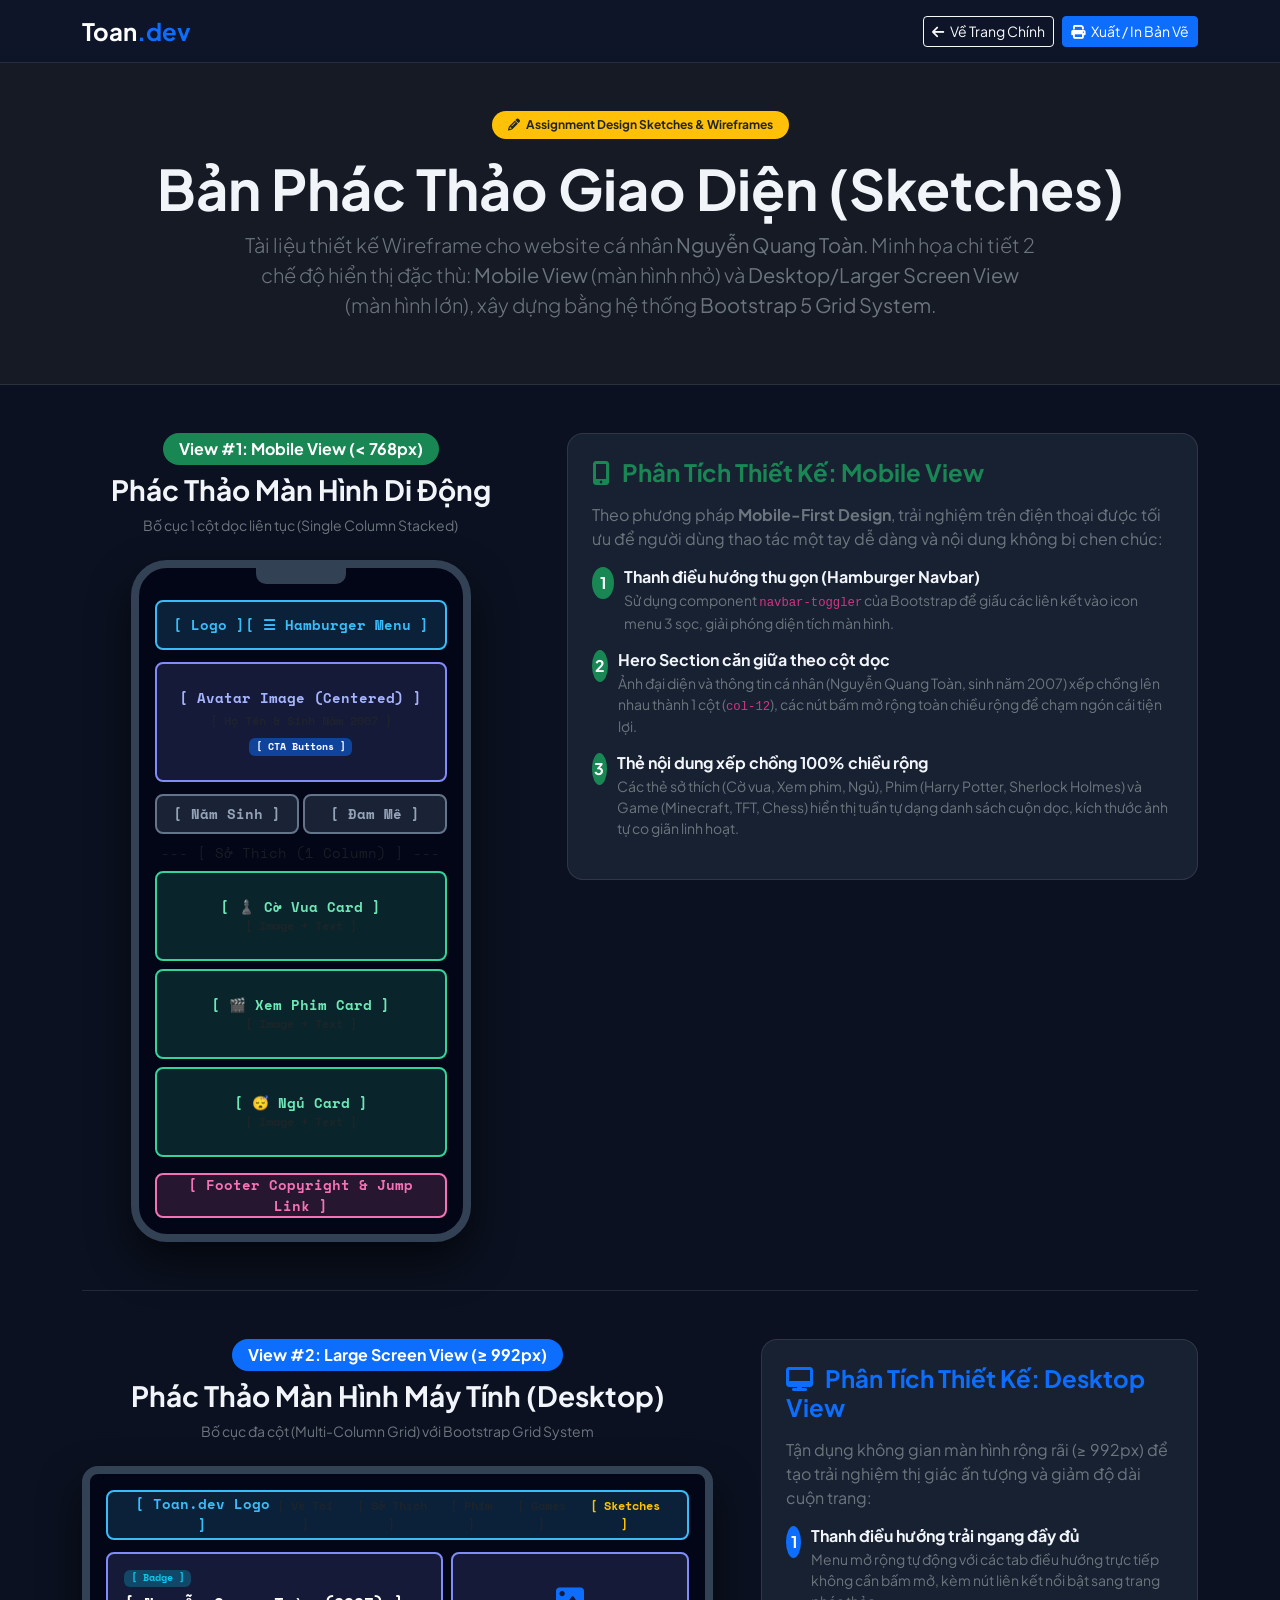
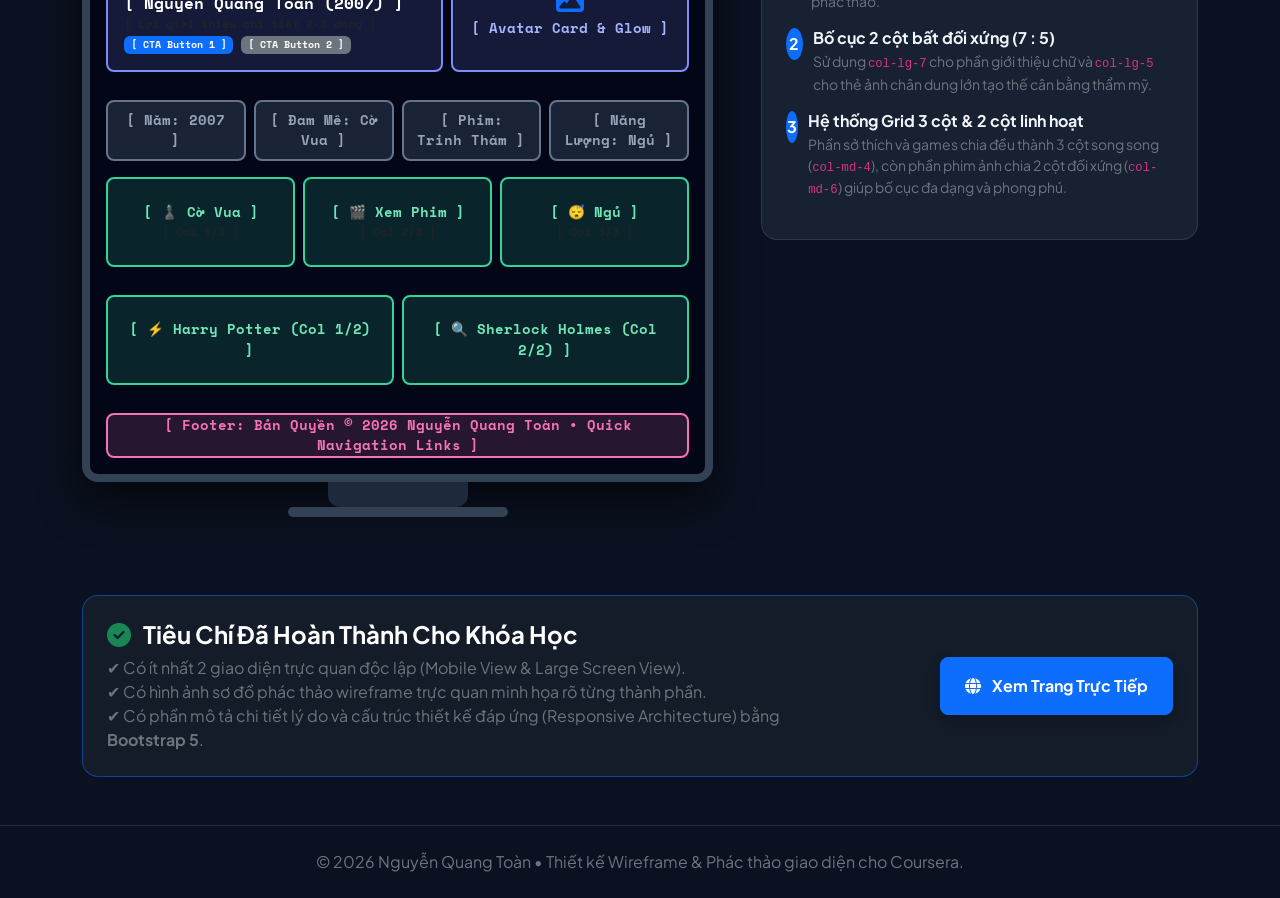
<file: landingpage.html>
<!DOCTYPE html>
<html lang="vi">
<head>
    <meta charset="UTF-8">
    <meta name="viewport" content="width=device-width, initial-scale=1.0">
    <title>Bản Vẽ Thiết Kế Giao Diện (Design Sketches & Wireframes) - Nguyễn Quang Toàn</title>
    <!-- Bootstrap 5.3 CSS -->
    <link href="https://cdn.jsdelivr.net/npm/bootstrap@5.3.2/dist/css/bootstrap.min.css" rel="stylesheet">
    <!-- Font Awesome Icons -->
    <link rel="stylesheet" href="https://cdnjs.cloudflare.com/ajax/libs/font-awesome/6.4.0/css/all.min.css">
    <!-- Google Fonts -->
    <link href="https://fonts.googleapis.com/css2?family=Plus+Jakarta+Sans:wght@400;500;600;700;800&family=Space+Mono:wght@400;700&display=swap" rel="stylesheet">
    <style>
        body {
            font-family: 'Plus Jakarta Sans', sans-serif;
            background-color: #0b1120;
            color: #f1f5f9;
        }
        .sketch-font {
            font-family: 'Space Mono', monospace;
        }
        .navbar {
            backdrop-filter: blur(12px);
            background-color: rgba(15, 23, 42, 0.9);
            border-bottom: 1px solid rgba(255, 255, 255, 0.1);
        }
        .wireframe-canvas {
            background-color: #0f172a;
            border: 2px dashed #3b82f6;
            border-radius: 16px;
            padding: 24px;
            box-shadow: 0 10px 30px rgba(0, 0, 0, 0.5);
            margin-bottom: 24px;
        }
        .wireframe-box {
            border: 2px solid #64748b;
            background-color: rgba(51, 65, 85, 0.5);
            border-radius: 8px;
            color: #94a3b8;
            font-size: 0.85rem;
            font-weight: 600;
            display: flex;
            align-items: center;
            justify-content: center;
            text-align: center;
            padding: 12px;
            margin-bottom: 12px;
            position: relative;
        }
        .wireframe-box.header-box {
            border-color: #38bdf8;
            background-color: rgba(56, 189, 248, 0.15);
            color: #38bdf8;
            height: 50px;
        }
        .wireframe-box.hero-box {
            border-color: #818cf8;
            background-color: rgba(129, 140, 248, 0.15);
            color: #a5b4fc;
            height: 120px;
        }
        .wireframe-box.card-box {
            border-color: #34d399;
            background-color: rgba(52, 211, 153, 0.15);
            color: #6ee7b7;
            height: 90px;
        }
        .wireframe-box.footer-box {
            border-color: #f472b6;
            background-color: rgba(244, 114, 182, 0.15);
            color: #f472b6;
            height: 45px;
        }
        .device-mobile {
            max-width: 340px;
            margin: 0 auto;
            border: 8px solid #334155;
            border-radius: 36px;
            padding: 16px;
            background-color: #020617;
            box-shadow: 0 20px 40px rgba(0,0,0,0.6);
        }
        .device-notch {
            width: 90px;
            height: 16px;
            background-color: #334155;
            border-radius: 0 0 10px 10px;
            margin: -16px auto 16px auto;
        }
        .device-desktop {
            border: 8px solid #334155;
            border-radius: 16px;
            padding: 16px;
            background-color: #020617;
            box-shadow: 0 20px 40px rgba(0,0,0,0.6);
        }
        .device-stand {
            width: 140px;
            height: 25px;
            background-color: #1e293b;
            margin: 0 auto;
            border-radius: 0 0 12px 12px;
        }
        .device-base {
            width: 220px;
            height: 10px;
            background-color: #334155;
            margin: 0 auto 30px auto;
            border-radius: 6px;
        }
        .explanation-card {
            background-color: rgba(30, 41, 59, 0.7);
            border: 1px solid rgba(255, 255, 255, 0.1);
            border-radius: 16px;
            padding: 24px;
            height: 100%;
        }
        .badge-step {
            width: 32px;
            height: 32px;
            border-radius: 50%;
            background-color: #6366f1;
            color: #fff;
            display: inline-flex;
            align-items: center;
            justify-content: center;
            font-weight: bold;
            margin-right: 10px;
        }
    </style>
</head>
<body>

    <!-- Navbar -->
    <nav class="navbar navbar-expand-lg navbar-dark sticky-top">
        <div class="container">
            <a class="navbar-brand fw-bold fs-4" href="index.html">Toan<span class="text-primary">.dev</span></a>
            <div class="ms-auto d-flex gap-2">
                <a href="index.html" class="btn btn-outline-light btn-sm"><i class="fa-solid fa-arrow-left me-1"></i> Về Trang Chính</a>
                <button class="btn btn-primary btn-sm" onclick="window.print()"><i class="fa-solid fa-print me-1"></i> Xuất / In Bản Vẽ</button>
            </div>
        </div>
    </nav>

    <!-- Header Banner -->
    <header class="py-5 text-center bg-dark bg-opacity-50 border-bottom border-secondary border-opacity-25">
        <div class="container">
            <span class="badge bg-warning text-dark px-3 py-2 rounded-pill fw-bold mb-3">
                <i class="fa-solid fa-pencil me-1"></i> Assignment Design Sketches & Wireframes
            </span>
            <h1 class="display-4 fw-bold">Bản Phác Thảo Giao Diện (Sketches)</h1>
            <p class="lead text-secondary mx-auto" style="max-width: 800px;">
                Tài liệu thiết kế Wireframe cho website cá nhân <strong>Nguyễn Quang Toàn</strong>. Minh họa chi tiết 2 chế độ hiển thị đặc thù: <strong>Mobile View</strong> (màn hình nhỏ) và <strong>Desktop/Larger Screen View</strong> (màn hình lớn), xây dựng bằng hệ thống <strong>Bootstrap 5 Grid System</strong>.
            </p>
        </div>
    </header>

    <main class="container py-5">
        <!-- Interactive View Comparison Section -->
        <div class="row g-5 align-items-start mb-5">
            <!-- Mobile View Sketch -->
            <div class="col-lg-5">
                <div class="text-center mb-4">
                    <span class="badge bg-success px-3 py-2 rounded-pill fs-6 mb-2">View #1: Mobile View (&lt; 768px)</span>
                    <h3 class="fw-bold">Phác Thảo Màn Hình Di Động</h3>
                    <p class="text-secondary small">Bố cục 1 cột dọc liên tục (Single Column Stacked)</p>
                </div>

                <!-- Mobile Device Wireframe Container -->
                <div class="device-mobile sketch-font">
                    <div class="device-notch"></div>
                    
                    <!-- Mobile Navbar Wireframe -->
                    <div class="wireframe-box header-box justify-content-between px-3">
                        <span>[ Logo ]</span>
                        <span>[ ☰ Hamburger Menu ]</span>
                    </div>

                    <!-- Mobile Hero Wireframe -->
                    <div class="wireframe-box hero-box flex-column justify-content-center">
                        <div class="fw-bold mb-1">[ Avatar Image (Centered) ]</div>
                        <div class="small text-muted mb-2">[ Họ Tên & Sinh Năm 2007 ]</div>
                        <span class="badge bg-primary bg-opacity-50">[ CTA Buttons ]</span>
                    </div>

                    <!-- Mobile Stats Wireframe -->
                    <div class="row g-1 mb-2">
                        <div class="col-6"><div class="wireframe-box mb-0 py-2">[ Năm Sinh ]</div></div>
                        <div class="col-6"><div class="wireframe-box mb-0 py-2">[ Đam Mê ]</div></div>
                    </div>

                    <!-- Mobile Section Title -->
                    <div class="text-center text-muted small my-2">--- [ Sở Thích (1 Column) ] ---</div>

                    <!-- Mobile Cards Stack (1 Column) -->
                    <div class="wireframe-box card-box flex-column mb-2">
                        <div class="fw-bold">[ ♟️ Cờ Vua Card ]</div>
                        <div class="small text-muted">[ Image + Text ]</div>
                    </div>

                    <div class="wireframe-box card-box flex-column mb-2">
                        <div class="fw-bold">[ 🎬 Xem Phim Card ]</div>
                        <div class="small text-muted">[ Image + Text ]</div>
                    </div>

                    <div class="wireframe-box card-box flex-column mb-2">
                        <div class="fw-bold">[ 😴 Ngủ Card ]</div>
                        <div class="small text-muted">[ Image + Text ]</div>
                    </div>

                    <!-- Mobile Footer Wireframe -->
                    <div class="wireframe-box footer-box mt-3 mb-0">
                        <span>[ Footer Copyright & Jump Link ]</span>
                    </div>
                </div>
            </div>

            <!-- Mobile View Explanation -->
            <div class="col-lg-7">
                <div class="explanation-card">
                    <h4 class="fw-bold text-success mb-3">
                        <i class="fa-solid fa-mobile-screen-button me-2"></i> Phân Tích Thiết Kế: Mobile View
                    </h4>
                    <p class="text-secondary">
                        Theo phương pháp <strong>Mobile-First Design</strong>, trải nghiệm trên điện thoại được tối ưu để người dùng thao tác một tay dễ dàng và nội dung không bị chen chúc:
                    </p>
                    
                    <ul class="list-unstyled">
                        <li class="d-flex align-items-start mb-3">
                            <span class="badge-step bg-success">1</span>
                            <div>
                                <h6 class="fw-bold mb-1">Thanh điều hướng thu gọn (Hamburger Navbar)</h6>
                                <p class="text-secondary small mb-0">Sử dụng component <code>navbar-toggler</code> của Bootstrap để giấu các liên kết vào icon menu 3 sọc, giải phóng diện tích màn hình.</p>
                            </div>
                        </li>
                        <li class="d-flex align-items-start mb-3">
                            <span class="badge-step bg-success">2</span>
                            <div>
                                <h6 class="fw-bold mb-1">Hero Section căn giữa theo cột dọc</h6>
                                <p class="text-secondary small mb-0">Ảnh đại diện và thông tin cá nhân (Nguyễn Quang Toàn, sinh năm 2007) xếp chồng lên nhau thành 1 cột (<code>col-12</code>), các nút bấm mở rộng toàn chiều rộng để chạm ngón cái tiện lợi.</p>
                            </div>
                        </li>
                        <li class="d-flex align-items-start mb-3">
                            <span class="badge-step bg-success">3</span>
                            <div>
                                <h6 class="fw-bold mb-1">Thẻ nội dung xếp chồng 100% chiều rộng</h6>
                                <p class="text-secondary small mb-0">Các thẻ sở thích (Cờ vua, Xem phim, Ngủ), Phim (Harry Potter, Sherlock Holmes) và Game (Minecraft, TFT, Chess) hiển thị tuần tự dạng danh sách cuộn dọc, kích thước ảnh tự co giãn linh hoạt.</p>
                            </div>
                        </li>
                    </ul>
                </div>
            </div>
        </div>

        <hr class="border-secondary opacity-25 my-5">

        <!-- Desktop / Large Screen View Sketch -->
        <div class="row g-5 align-items-start">
            <!-- Desktop View Sketch -->
            <div class="col-lg-7">
                <div class="text-center mb-4">
                    <span class="badge bg-primary px-3 py-2 rounded-pill fs-6 mb-2">View #2: Large Screen View (&ge; 992px)</span>
                    <h3 class="fw-bold">Phác Thảo Màn Hình Máy Tính (Desktop)</h3>
                    <p class="text-secondary small">Bố cục đa cột (Multi-Column Grid) với Bootstrap Grid System</p>
                </div>

                <!-- Desktop Device Wireframe Container -->
                <div class="device-desktop sketch-font">
                    <!-- Desktop Header Wireframe -->
                    <div class="wireframe-box header-box justify-content-between px-4">
                        <span class="fw-bold">[ Toan.dev Logo ]</span>
                        <div class="d-flex gap-3 text-muted small">
                            <span>[ Về Tôi ]</span>
                            <span>[ Sở Thích ]</span>
                            <span>[ Phim ]</span>
                            <span>[ Games ]</span>
                            <span class="text-warning">[ Sketches ]</span>
                        </div>
                    </div>

                    <!-- Desktop Hero 2-Column Wireframe -->
                    <div class="row g-2 mb-3">
                        <div class="col-7">
                            <div class="wireframe-box hero-box flex-column align-items-start text-start p-3">
                                <div class="badge bg-info bg-opacity-25 text-info mb-1">[ Badge ]</div>
                                <div class="fw-bold fs-6 text-white">[ Nguyễn Quang Toàn (2007) ]</div>
                                <div class="small text-muted">[ Lời giới thiệu chi tiết 2-3 dòng ]</div>
                                <div class="d-flex gap-2 mt-auto">
                                    <span class="badge bg-primary">[ CTA Button 1 ]</span>
                                    <span class="badge bg-secondary">[ CTA Button 2 ]</span>
                                </div>
                            </div>
                        </div>
                        <div class="col-5">
                            <div class="wireframe-box hero-box flex-column justify-content-center">
                                <i class="fa-solid fa-image fs-3 mb-1 text-primary"></i>
                                <span class="fw-bold">[ Avatar Card & Glow ]</span>
                            </div>
                        </div>
                    </div>

                    <!-- Desktop 4-Column Stats -->
                    <div class="row g-2 mb-3">
                        <div class="col-3"><div class="wireframe-box mb-0 py-2">[ Năm: 2007 ]</div></div>
                        <div class="col-3"><div class="wireframe-box mb-0 py-2">[ Đam Mê: Cờ Vua ]</div></div>
                        <div class="col-3"><div class="wireframe-box mb-0 py-2">[ Phim: Trinh Thám ]</div></div>
                        <div class="col-3"><div class="wireframe-box mb-0 py-2">[ Năng Lượng: Ngủ ]</div></div>
                    </div>

                    <!-- Desktop 3-Column Hobbies Grid -->
                    <div class="row g-2 mb-3">
                        <div class="col-4">
                            <div class="wireframe-box card-box flex-column">
                                <span class="fw-bold">[ ♟️ Cờ Vua ]</span>
                                <span class="small text-muted">[ Col 1/3 ]</span>
                            </div>
                        </div>
                        <div class="col-4">
                            <div class="wireframe-box card-box flex-column">
                                <span class="fw-bold">[ 🎬 Xem Phim ]</span>
                                <span class="small text-muted">[ Col 2/3 ]</span>
                            </div>
                        </div>
                        <div class="col-4">
                            <div class="wireframe-box card-box flex-column">
                                <span class="fw-bold">[ 😴 Ngủ ]</span>
                                <span class="small text-muted">[ Col 3/3 ]</span>
                            </div>
                        </div>
                    </div>

                    <!-- Desktop 2-Column Movies Grid -->
                    <div class="row g-2 mb-3">
                        <div class="col-6">
                            <div class="wireframe-box card-box flex-column">
                                <span class="fw-bold">[ ⚡ Harry Potter (Col 1/2) ]</span>
                            </div>
                        </div>
                        <div class="col-6">
                            <div class="wireframe-box card-box flex-column">
                                <span class="fw-bold">[ 🔍 Sherlock Holmes (Col 2/2) ]</span>
                            </div>
                        </div>
                    </div>

                    <!-- Desktop Footer Wireframe -->
                    <div class="wireframe-box footer-box mb-0">
                        <span>[ Footer: Bản Quyền © 2026 Nguyễn Quang Toàn • Quick Navigation Links ]</span>
                    </div>
                </div>
                <div class="device-stand"></div>
                <div class="device-base"></div>
            </div>

            <!-- Desktop View Explanation -->
            <div class="col-lg-5">
                <div class="explanation-card">
                    <h4 class="fw-bold text-primary mb-3">
                        <i class="fa-solid fa-desktop me-2"></i> Phân Tích Thiết Kế: Desktop View
                    </h4>
                    <p class="text-secondary">
                        Tận dụng không gian màn hình rộng rãi (&ge; 992px) để tạo trải nghiệm thị giác ấn tượng và giảm độ dài cuộn trang:
                    </p>

                    <ul class="list-unstyled">
                        <li class="d-flex align-items-start mb-3">
                            <span class="badge-step bg-primary">1</span>
                            <div>
                                <h6 class="fw-bold mb-1">Thanh điều hướng trải ngang đầy đủ</h6>
                                <p class="text-secondary small mb-0">Menu mở rộng tự động với các tab điều hướng trực tiếp không cần bấm mở, kèm nút liên kết nổi bật sang trang phác thảo.</p>
                            </div>
                        </li>
                        <li class="d-flex align-items-start mb-3">
                            <span class="badge-step bg-primary">2</span>
                            <div>
                                <h6 class="fw-bold mb-1">Bố cục 2 cột bất đối xứng (7 : 5)</h6>
                                <p class="text-secondary small mb-0">Sử dụng <code>col-lg-7</code> cho phần giới thiệu chữ và <code>col-lg-5</code> cho thẻ ảnh chân dung lớn tạo thế cân bằng thẩm mỹ.</p>
                            </div>
                        </li>
                        <li class="d-flex align-items-start mb-3">
                            <span class="badge-step bg-primary">3</span>
                            <div>
                                <h6 class="fw-bold mb-1">Hệ thống Grid 3 cột & 2 cột linh hoạt</h6>
                                <p class="text-secondary small mb-0">Phần sở thích và games chia đều thành 3 cột song song (<code>col-md-4</code>), còn phần phim ảnh chia 2 cột đối xứng (<code>col-md-6</code>) giúp bố cục đa dạng và phong phú.</p>
                            </div>
                        </li>
                    </ul>
                </div>
            </div>
        </div>

        <!-- Summary & Checklist Card -->
        <div class="card bg-secondary bg-opacity-10 border-primary border-opacity-50 rounded-4 p-4 mt-5">
            <div class="row align-items-center">
                <div class="col-md-8">
                    <h4 class="fw-bold text-white mb-2"><i class="fa-solid fa-circle-check text-success me-2"></i> Tiêu Chí Đã Hoàn Thành Cho Khóa Học</h4>
                    <p class="text-secondary mb-0">
                        ✔ Có ít nhất 2 giao diện trực quan độc lập (Mobile View & Large Screen View).<br>
                        ✔ Có hình ảnh sơ đồ phác thảo wireframe trực quan minh họa rõ từng thành phần.<br>
                        ✔ Có phần mô tả chi tiết lý do và cấu trúc thiết kế đáp ứng (Responsive Architecture) bằng <strong>Bootstrap 5</strong>.
                    </p>
                </div>
                <div class="col-md-4 text-md-end mt-3 mt-md-0">
                    <a href="index.html" class="btn btn-primary px-4 py-3 fw-bold rounded-3 shadow">
                        <i class="fa-solid fa-globe me-2"></i> Xem Trang Trực Tiếp
                    </a>
                </div>
            </div>
        </div>
    </main>

    <!-- Footer -->
    <footer class="py-4 border-top border-secondary border-opacity-25 text-center text-secondary">
        <div class="container">
            <p class="mb-0">© 2026 Nguyễn Quang Toàn • Thiết kế Wireframe & Phác thảo giao diện cho Coursera.</p>
        </div>
    </footer>

    <!-- Bootstrap 5 JS Bundle -->
    <script src="https://cdn.jsdelivr.net/npm/bootstrap@5.3.2/dist/js/bootstrap.bundle.min.js"></script>
</body>
</html>
</file>
